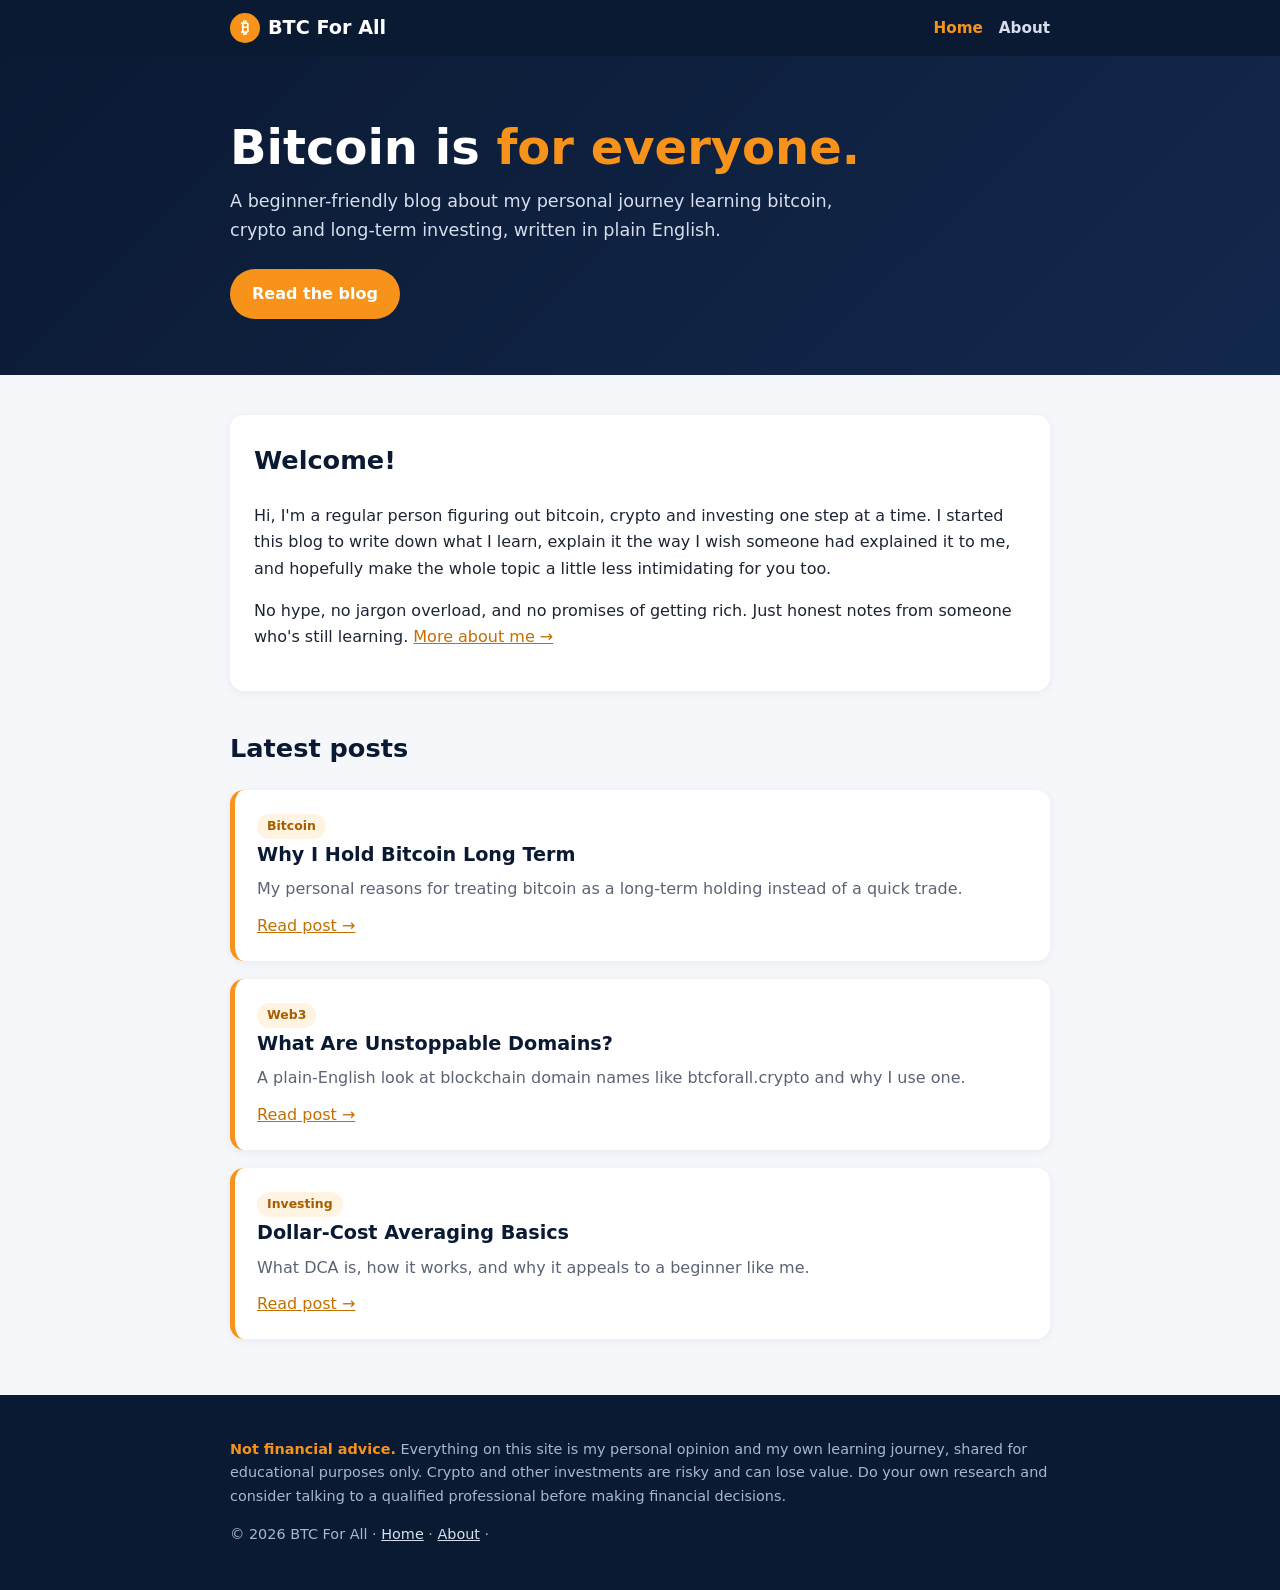
<file: index.html>
<!DOCTYPE html>
<html lang="en">
<head>
<meta charset="utf-8">
<meta name="viewport" content="width=device-width, initial-scale=1">
<title>BTC For All — A beginner-friendly crypto & investing blog</title>
<meta name="description" content="A personal, beginner-friendly blog about learning bitcoin, crypto and long-term investing.">
<meta name="theme-color" content="#0b1a33">
<link rel="icon" href="data:image/svg+xml,<svg xmlns='http://www.w3.org/2000/svg' viewBox='0 0 100 100'><circle cx='50' cy='50' r='50' fill='%23f7931a'/><text x='50' y='70' font-size='60' text-anchor='middle' fill='white' font-family='Arial' font-weight='bold'>B</text></svg>">
<link rel="stylesheet" href="style.css">
</head>
<body>
<header class="site"><div class="wrap">
<a class="logo" href="index.html"><span class="b">&#8383;</span>BTC For All</a>
<nav><a href="index.html" class="active">Home</a><a href="about.html">About</a></nav>
</div></header>

<section class="hero"><div class="wrap">
<h1>Bitcoin is <em>for everyone.</em></h1>
<p>A beginner-friendly blog about my personal journey learning bitcoin, crypto and long-term investing, written in plain English.</p>
<a class="btn" href="#posts">Read the blog</a>
</div></section>
<main><div class="wrap">
<div class="intro">
<h2>Welcome!</h2>
<p>Hi, I'm a regular person figuring out bitcoin, crypto and investing one step at a time. I started this blog to write down what I learn, explain it the way I wish someone had explained it to me, and hopefully make the whole topic a little less intimidating for you too.</p>
<p>No hype, no jargon overload, and no promises of getting rich. Just honest notes from someone who's still learning. <a href="about.html">More about me &rarr;</a></p>
</div>
<h2 id="posts">Latest posts</h2>
<div class="posts">
<div class="card"><span class="tag">Bitcoin</span><h3><a href="posts/why-i-hold-bitcoin-long-term.html">Why I Hold Bitcoin Long Term</a></h3><p>My personal reasons for treating bitcoin as a long-term holding instead of a quick trade.</p><a href="posts/why-i-hold-bitcoin-long-term.html">Read post &rarr;</a></div>
<div class="card"><span class="tag">Web3</span><h3><a href="posts/what-are-unstoppable-domains.html">What Are Unstoppable Domains?</a></h3><p>A plain-English look at blockchain domain names like btcforall.crypto and why I use one.</p><a href="posts/what-are-unstoppable-domains.html">Read post &rarr;</a></div>
<div class="card"><span class="tag">Investing</span><h3><a href="posts/dollar-cost-averaging-basics.html">Dollar-Cost Averaging Basics</a></h3><p>What DCA is, how it works, and why it appeals to a beginner like me.</p><a href="posts/dollar-cost-averaging-basics.html">Read post &rarr;</a></div>
</div>
</div></main>
<footer class="site"><div class="wrap">
<p><strong>Not financial advice.</strong> Everything on this site is my personal opinion and my own learning journey, shared for educational purposes only. Crypto and other investments are risky and can lose value. Do your own research and consider talking to a qualified professional before making financial decisions.</p>
<p>&copy; 2026 BTC For All &middot; <a href="index.html">Home</a> &middot; <a href="about.html">About</a> &middot; </p>
</div></footer>
</body>
</html>
</file>
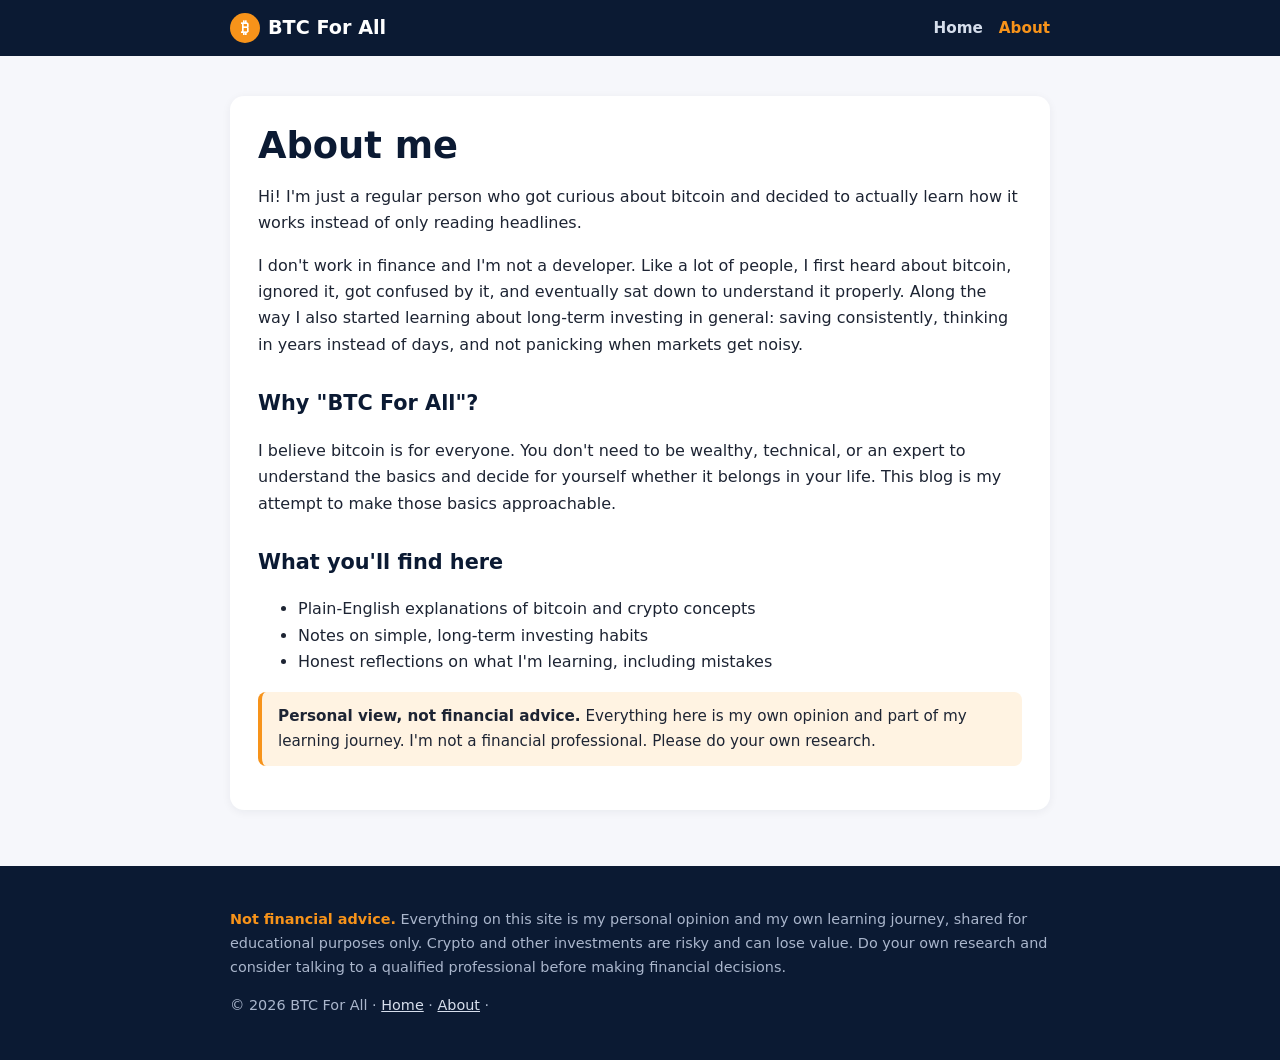
<file: about.html>
<!DOCTYPE html>
<html lang="en">
<head>
<meta charset="utf-8">
<meta name="viewport" content="width=device-width, initial-scale=1">
<title>About — BTC For All</title>
<meta name="description" content="About the person behind BTC For All.">
<meta name="theme-color" content="#0b1a33">
<link rel="icon" href="data:image/svg+xml,<svg xmlns='http://www.w3.org/2000/svg' viewBox='0 0 100 100'><circle cx='50' cy='50' r='50' fill='%23f7931a'/><text x='50' y='70' font-size='60' text-anchor='middle' fill='white' font-family='Arial' font-weight='bold'>B</text></svg>">
<link rel="stylesheet" href="style.css">
</head>
<body>
<header class="site"><div class="wrap">
<a class="logo" href="index.html"><span class="b">&#8383;</span>BTC For All</a>
<nav><a href="index.html">Home</a><a href="about.html" class="active">About</a></nav>
</div></header>

<main><div class="wrap"><article>
<h1>About me</h1>
<p>Hi! I'm just a regular person who got curious about bitcoin and decided to actually learn how it works instead of only reading headlines.</p>
<p>I don't work in finance and I'm not a developer. Like a lot of people, I first heard about bitcoin, ignored it, got confused by it, and eventually sat down to understand it properly. Along the way I also started learning about long-term investing in general: saving consistently, thinking in years instead of days, and not panicking when markets get noisy.</p>
<h2>Why "BTC For All"?</h2>
<p>I believe bitcoin is for everyone. You don't need to be wealthy, technical, or an expert to understand the basics and decide for yourself whether it belongs in your life. This blog is my attempt to make those basics approachable.</p>
<h2>What you'll find here</h2>
<ul>
<li>Plain-English explanations of bitcoin and crypto concepts</li>
<li>Notes on simple, long-term investing habits</li>
<li>Honest reflections on what I'm learning, including mistakes</li>
</ul>
<div class="note"><strong>Personal view, not financial advice.</strong> Everything here is my own opinion and part of my learning journey. I'm not a financial professional. Please do your own research.</div>
</article></div></main>
<footer class="site"><div class="wrap">
<p><strong>Not financial advice.</strong> Everything on this site is my personal opinion and my own learning journey, shared for educational purposes only. Crypto and other investments are risky and can lose value. Do your own research and consider talking to a qualified professional before making financial decisions.</p>
<p>&copy; 2026 BTC For All &middot; <a href="index.html">Home</a> &middot; <a href="about.html">About</a> &middot; </p>
</div></footer>
</body>
</html>
</file>
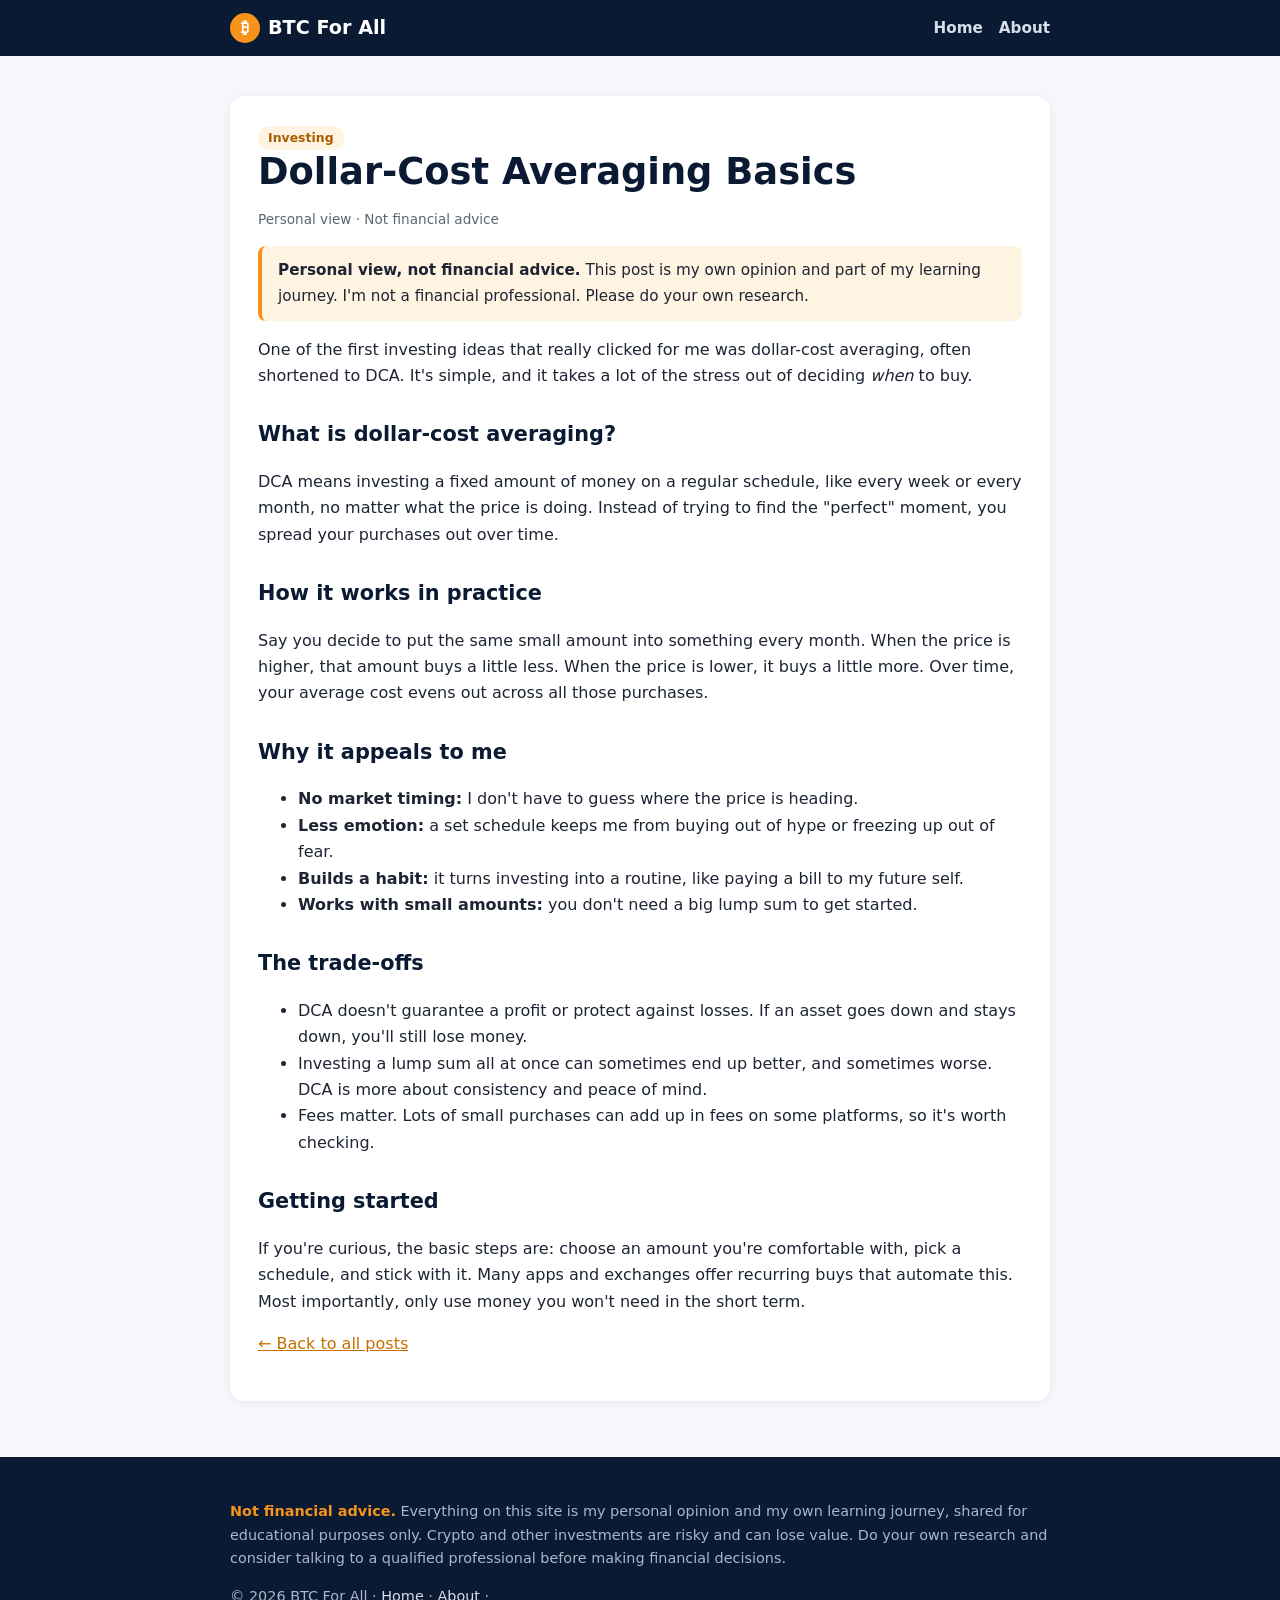
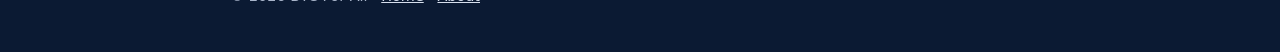
<file: posts/dollar-cost-averaging-basics.html>
<!DOCTYPE html>
<html lang="en">
<head>
<meta charset="utf-8">
<meta name="viewport" content="width=device-width, initial-scale=1">
<title>Dollar-Cost Averaging Basics — BTC For All</title>
<meta name="description" content="What DCA is, how it works, and why it appeals to a beginner like me.">
<meta name="theme-color" content="#0b1a33">
<link rel="icon" href="data:image/svg+xml,<svg xmlns='http://www.w3.org/2000/svg' viewBox='0 0 100 100'><circle cx='50' cy='50' r='50' fill='%23f7931a'/><text x='50' y='70' font-size='60' text-anchor='middle' fill='white' font-family='Arial' font-weight='bold'>B</text></svg>">
<link rel="stylesheet" href="../style.css">
</head>
<body>
<header class="site"><div class="wrap">
<a class="logo" href="../index.html"><span class="b">&#8383;</span>BTC For All</a>
<nav><a href="../index.html">Home</a><a href="../about.html">About</a></nav>
</div></header>

<main><div class="wrap"><article>
<span class="tag">Investing</span>
<h1>Dollar-Cost Averaging Basics</h1>
<p class="meta">Personal view &middot; Not financial advice</p>
<div class="note"><strong>Personal view, not financial advice.</strong> This post is my own opinion and part of my learning journey. I'm not a financial professional. Please do your own research.</div>

<p>One of the first investing ideas that really clicked for me was dollar-cost averaging, often shortened to DCA. It's simple, and it takes a lot of the stress out of deciding <em>when</em> to buy.</p>
<h2>What is dollar-cost averaging?</h2>
<p>DCA means investing a fixed amount of money on a regular schedule, like every week or every month, no matter what the price is doing. Instead of trying to find the "perfect" moment, you spread your purchases out over time.</p>
<h2>How it works in practice</h2>
<p>Say you decide to put the same small amount into something every month. When the price is higher, that amount buys a little less. When the price is lower, it buys a little more. Over time, your average cost evens out across all those purchases.</p>
<h2>Why it appeals to me</h2>
<ul>
<li><strong>No market timing:</strong> I don't have to guess where the price is heading.</li>
<li><strong>Less emotion:</strong> a set schedule keeps me from buying out of hype or freezing up out of fear.</li>
<li><strong>Builds a habit:</strong> it turns investing into a routine, like paying a bill to my future self.</li>
<li><strong>Works with small amounts:</strong> you don't need a big lump sum to get started.</li>
</ul>
<h2>The trade-offs</h2>
<ul>
<li>DCA doesn't guarantee a profit or protect against losses. If an asset goes down and stays down, you'll still lose money.</li>
<li>Investing a lump sum all at once can sometimes end up better, and sometimes worse. DCA is more about consistency and peace of mind.</li>
<li>Fees matter. Lots of small purchases can add up in fees on some platforms, so it's worth checking.</li>
</ul>
<h2>Getting started</h2>
<p>If you're curious, the basic steps are: choose an amount you're comfortable with, pick a schedule, and stick with it. Many apps and exchanges offer recurring buys that automate this. Most importantly, only use money you won't need in the short term.</p>
<p><a href="../index.html">&larr; Back to all posts</a></p>
</article></div></main>
<footer class="site"><div class="wrap">
<p><strong>Not financial advice.</strong> Everything on this site is my personal opinion and my own learning journey, shared for educational purposes only. Crypto and other investments are risky and can lose value. Do your own research and consider talking to a qualified professional before making financial decisions.</p>
<p>&copy; 2026 BTC For All &middot; <a href="../index.html">Home</a> &middot; <a href="../about.html">About</a> &middot; </p>
</div></footer>
</body>
</html>
</file>
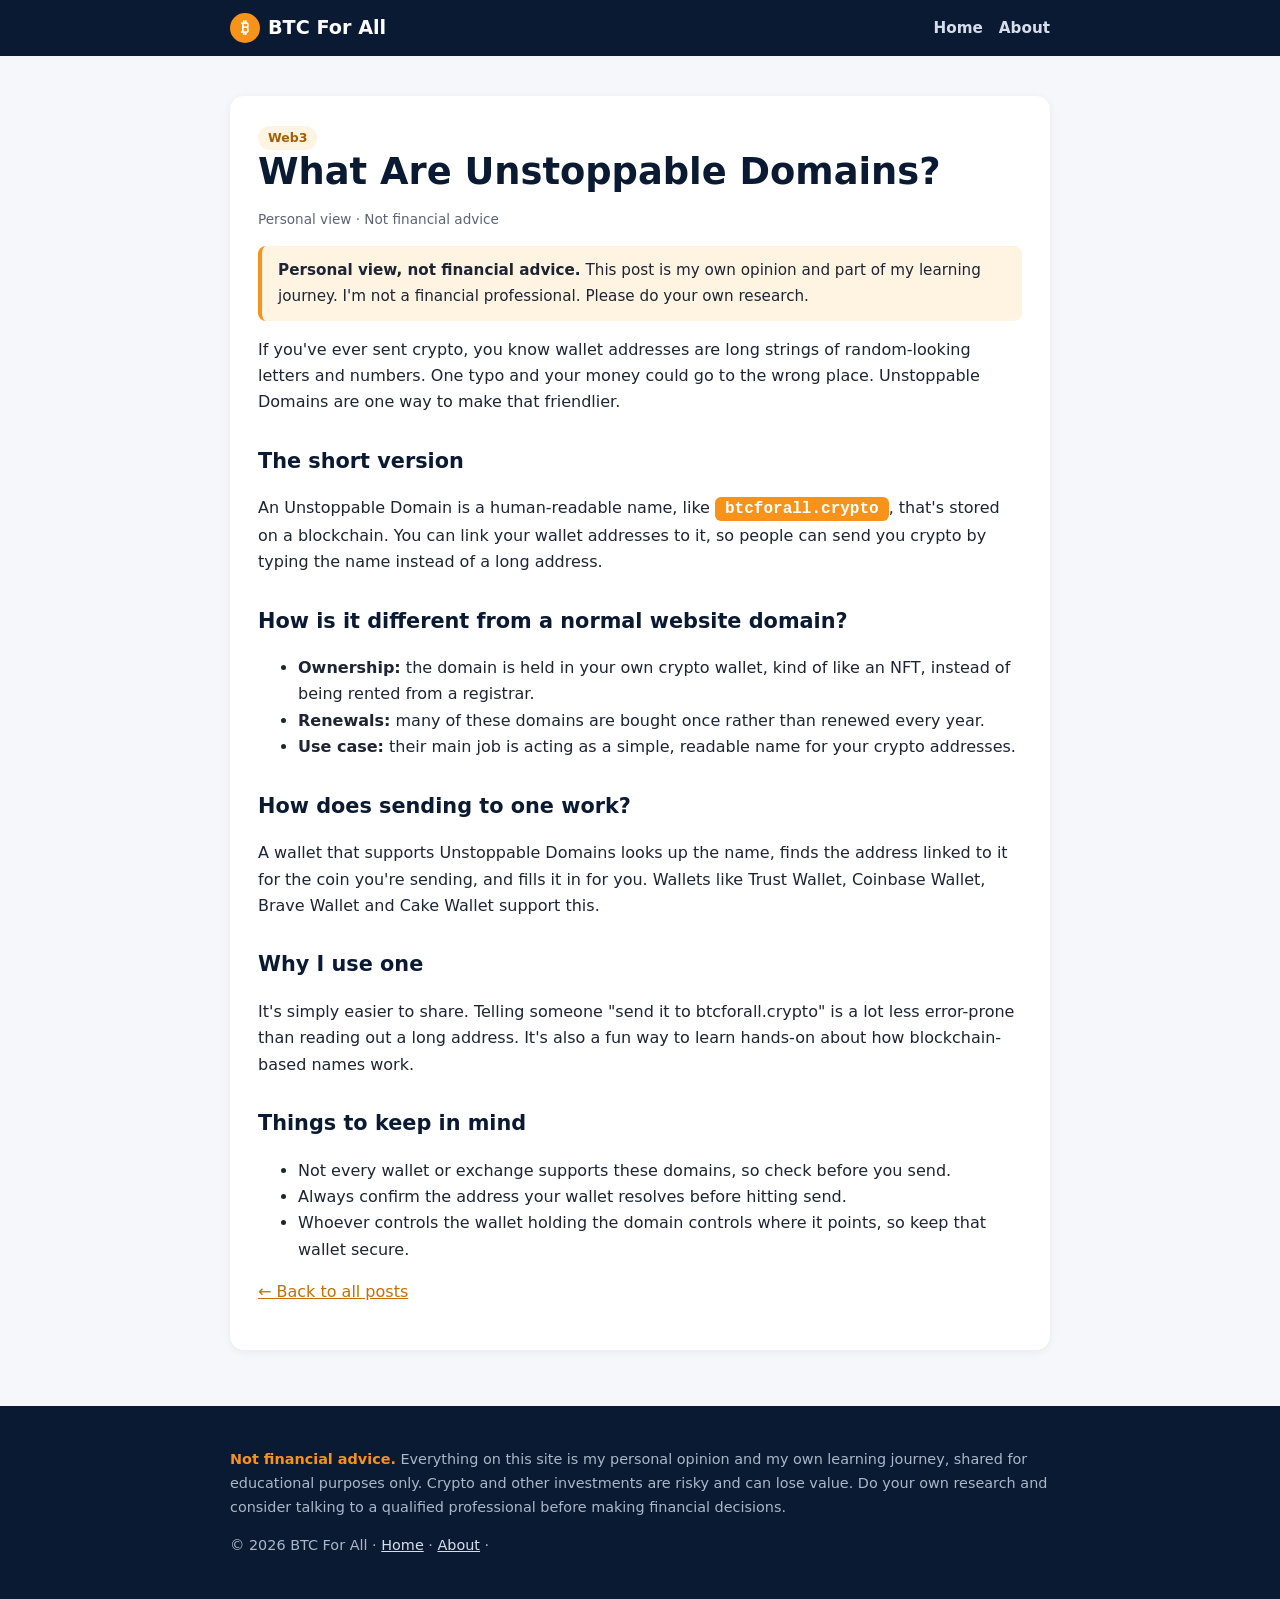
<file: posts/what-are-unstoppable-domains.html>
<!DOCTYPE html>
<html lang="en">
<head>
<meta charset="utf-8">
<meta name="viewport" content="width=device-width, initial-scale=1">
<title>What Are Unstoppable Domains? — BTC For All</title>
<meta name="description" content="A plain-English look at blockchain domain names like btcforall.crypto and why I use one.">
<meta name="theme-color" content="#0b1a33">
<link rel="icon" href="data:image/svg+xml,<svg xmlns='http://www.w3.org/2000/svg' viewBox='0 0 100 100'><circle cx='50' cy='50' r='50' fill='%23f7931a'/><text x='50' y='70' font-size='60' text-anchor='middle' fill='white' font-family='Arial' font-weight='bold'>B</text></svg>">
<link rel="stylesheet" href="../style.css">
</head>
<body>
<header class="site"><div class="wrap">
<a class="logo" href="../index.html"><span class="b">&#8383;</span>BTC For All</a>
<nav><a href="../index.html">Home</a><a href="../about.html">About</a></nav>
</div></header>

<main><div class="wrap"><article>
<span class="tag">Web3</span>
<h1>What Are Unstoppable Domains?</h1>
<p class="meta">Personal view &middot; Not financial advice</p>
<div class="note"><strong>Personal view, not financial advice.</strong> This post is my own opinion and part of my learning journey. I'm not a financial professional. Please do your own research.</div>

<p>If you've ever sent crypto, you know wallet addresses are long strings of random-looking letters and numbers. One typo and your money could go to the wrong place. Unstoppable Domains are one way to make that friendlier.</p>
<h2>The short version</h2>
<p>An Unstoppable Domain is a human-readable name, like <span class="domain">btcforall.crypto</span>, that's stored on a blockchain. You can link your wallet addresses to it, so people can send you crypto by typing the name instead of a long address.</p>
<h2>How is it different from a normal website domain?</h2>
<ul>
<li><strong>Ownership:</strong> the domain is held in your own crypto wallet, kind of like an NFT, instead of being rented from a registrar.</li>
<li><strong>Renewals:</strong> many of these domains are bought once rather than renewed every year.</li>
<li><strong>Use case:</strong> their main job is acting as a simple, readable name for your crypto addresses.</li>
</ul>
<h2>How does sending to one work?</h2>
<p>A wallet that supports Unstoppable Domains looks up the name, finds the address linked to it for the coin you're sending, and fills it in for you. Wallets like Trust Wallet, Coinbase Wallet, Brave Wallet and Cake Wallet support this.</p>
<h2>Why I use one</h2>
<p>It's simply easier to share. Telling someone "send it to btcforall.crypto" is a lot less error-prone than reading out a long address. It's also a fun way to learn hands-on about how blockchain-based names work.</p>
<h2>Things to keep in mind</h2>
<ul>
<li>Not every wallet or exchange supports these domains, so check before you send.</li>
<li>Always confirm the address your wallet resolves before hitting send.</li>
<li>Whoever controls the wallet holding the domain controls where it points, so keep that wallet secure.</li>
</ul>
<p><a href="../index.html">&larr; Back to all posts</a></p>
</article></div></main>
<footer class="site"><div class="wrap">
<p><strong>Not financial advice.</strong> Everything on this site is my personal opinion and my own learning journey, shared for educational purposes only. Crypto and other investments are risky and can lose value. Do your own research and consider talking to a qualified professional before making financial decisions.</p>
<p>&copy; 2026 BTC For All &middot; <a href="../index.html">Home</a> &middot; <a href="../about.html">About</a> &middot; </p>
</div></footer>
</body>
</html>
</file>
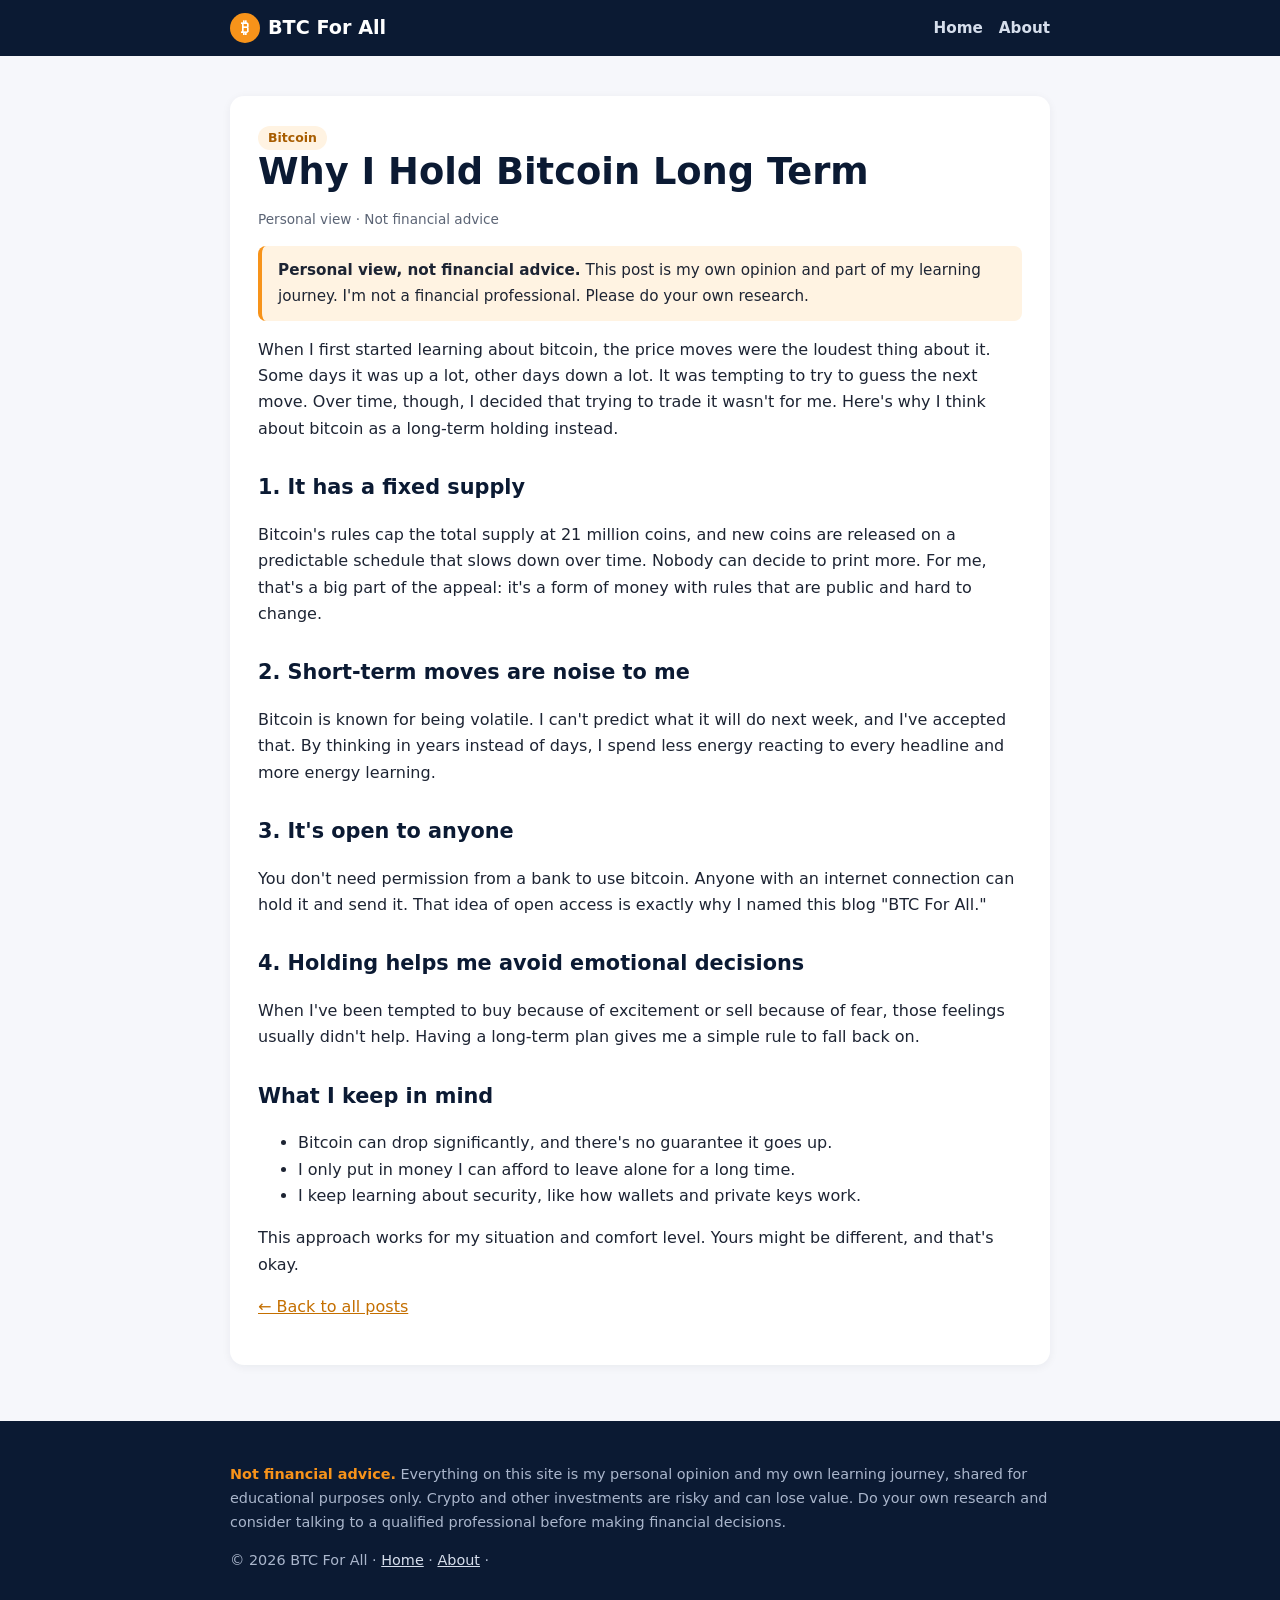
<file: posts/why-i-hold-bitcoin-long-term.html>
<!DOCTYPE html>
<html lang="en">
<head>
<meta charset="utf-8">
<meta name="viewport" content="width=device-width, initial-scale=1">
<title>Why I Hold Bitcoin Long Term — BTC For All</title>
<meta name="description" content="My personal reasons for treating bitcoin as a long-term holding instead of a quick trade.">
<meta name="theme-color" content="#0b1a33">
<link rel="icon" href="data:image/svg+xml,<svg xmlns='http://www.w3.org/2000/svg' viewBox='0 0 100 100'><circle cx='50' cy='50' r='50' fill='%23f7931a'/><text x='50' y='70' font-size='60' text-anchor='middle' fill='white' font-family='Arial' font-weight='bold'>B</text></svg>">
<link rel="stylesheet" href="../style.css">
</head>
<body>
<header class="site"><div class="wrap">
<a class="logo" href="../index.html"><span class="b">&#8383;</span>BTC For All</a>
<nav><a href="../index.html">Home</a><a href="../about.html">About</a></nav>
</div></header>

<main><div class="wrap"><article>
<span class="tag">Bitcoin</span>
<h1>Why I Hold Bitcoin Long Term</h1>
<p class="meta">Personal view &middot; Not financial advice</p>
<div class="note"><strong>Personal view, not financial advice.</strong> This post is my own opinion and part of my learning journey. I'm not a financial professional. Please do your own research.</div>

<p>When I first started learning about bitcoin, the price moves were the loudest thing about it. Some days it was up a lot, other days down a lot. It was tempting to try to guess the next move. Over time, though, I decided that trying to trade it wasn't for me. Here's why I think about bitcoin as a long-term holding instead.</p>
<h2>1. It has a fixed supply</h2>
<p>Bitcoin's rules cap the total supply at 21 million coins, and new coins are released on a predictable schedule that slows down over time. Nobody can decide to print more. For me, that's a big part of the appeal: it's a form of money with rules that are public and hard to change.</p>
<h2>2. Short-term moves are noise to me</h2>
<p>Bitcoin is known for being volatile. I can't predict what it will do next week, and I've accepted that. By thinking in years instead of days, I spend less energy reacting to every headline and more energy learning.</p>
<h2>3. It's open to anyone</h2>
<p>You don't need permission from a bank to use bitcoin. Anyone with an internet connection can hold it and send it. That idea of open access is exactly why I named this blog "BTC For All."</p>
<h2>4. Holding helps me avoid emotional decisions</h2>
<p>When I've been tempted to buy because of excitement or sell because of fear, those feelings usually didn't help. Having a long-term plan gives me a simple rule to fall back on.</p>
<h2>What I keep in mind</h2>
<ul>
<li>Bitcoin can drop significantly, and there's no guarantee it goes up.</li>
<li>I only put in money I can afford to leave alone for a long time.</li>
<li>I keep learning about security, like how wallets and private keys work.</li>
</ul>
<p>This approach works for my situation and comfort level. Yours might be different, and that's okay.</p>
<p><a href="../index.html">&larr; Back to all posts</a></p>
</article></div></main>
<footer class="site"><div class="wrap">
<p><strong>Not financial advice.</strong> Everything on this site is my personal opinion and my own learning journey, shared for educational purposes only. Crypto and other investments are risky and can lose value. Do your own research and consider talking to a qualified professional before making financial decisions.</p>
<p>&copy; 2026 BTC For All &middot; <a href="../index.html">Home</a> &middot; <a href="../about.html">About</a> &middot; </p>
</div></footer>
</body>
</html>
</file>
<file: style.css>
:root{--orange:#f7931a;--navy:#0b1a33;--navy2:#13284d;--white:#fff;--text:#1d2433;--muted:#5b6475;--bg:#f6f7fb}
*{box-sizing:border-box}
html{-webkit-text-size-adjust:100%}
body{margin:0;font-family:system-ui,-apple-system,"Segoe UI",Roboto,Helvetica,Arial,sans-serif;color:var(--text);background:var(--bg);line-height:1.65}
a{color:#c46f00}
a:hover{color:var(--orange)}
.wrap{max-width:860px;margin:0 auto;padding:0 20px}
header.site{background:var(--navy);color:var(--white);position:sticky;top:0;z-index:10}
header.site .wrap{display:flex;align-items:center;justify-content:space-between;flex-wrap:wrap;gap:8px;padding-top:12px;padding-bottom:12px}
.logo{color:var(--white);text-decoration:none;font-weight:800;font-size:1.2rem;display:flex;align-items:center;gap:8px}
.logo span.b{display:inline-grid;place-items:center;width:30px;height:30px;border-radius:50%;background:var(--orange);color:var(--white);font-size:1rem}
nav a{color:#d6deec;text-decoration:none;margin-left:16px;font-weight:600;font-size:.95rem}
nav a:first-child{margin-left:0}
nav a:hover,nav a.active{color:var(--orange)}
.hero{background:linear-gradient(135deg,var(--navy) 0%,var(--navy2) 100%);color:var(--white);padding:64px 0 56px}
.hero h1{font-size:clamp(2rem,6vw,3rem);line-height:1.15;margin:0 0 12px}
.hero h1 em{color:var(--orange);font-style:normal}
.hero p{font-size:1.1rem;color:#d6deec;max-width:620px;margin:0 0 24px}
.btn{display:inline-block;background:var(--orange);color:var(--white);padding:12px 22px;border-radius:999px;text-decoration:none;font-weight:700}
.btn:hover{color:var(--white);filter:brightness(1.08)}
.btn.ghost{background:transparent;border:2px solid var(--orange);color:var(--orange);margin-left:8px}
main{padding:40px 0 56px}
h2{color:var(--navy);font-size:1.6rem;margin-top:0}
.intro{background:var(--white);border-radius:14px;padding:24px;box-shadow:0 2px 10px rgba(11,26,51,.06);margin-bottom:36px}
.posts{display:grid;gap:18px}
.card{background:var(--white);border-radius:14px;padding:22px;box-shadow:0 2px 10px rgba(11,26,51,.06);border-left:5px solid var(--orange)}
.card h3{margin:0 0 6px;font-size:1.2rem}
.card h3 a{color:var(--navy);text-decoration:none}
.card h3 a:hover{color:var(--orange)}
.card p{margin:0 0 10px;color:var(--muted)}
.meta{font-size:.85rem;color:var(--muted)}
.tag{display:inline-block;background:#fff3e2;color:#a85d00;border-radius:999px;padding:2px 10px;font-size:.78rem;font-weight:700;margin-right:6px}
article{background:var(--white);border-radius:14px;padding:28px;box-shadow:0 2px 10px rgba(11,26,51,.06)}
article h1{color:var(--navy);font-size:clamp(1.7rem,5vw,2.3rem);line-height:1.2;margin:0 0 8px}
article h2{font-size:1.3rem;margin-top:28px}
.note{background:#fff3e2;border-left:4px solid var(--orange);padding:12px 16px;border-radius:8px;font-size:.95rem;margin:16px 0}
.tip{background:var(--navy);color:var(--white);border-radius:14px;padding:28px;margin-top:36px}
.tip h2{color:var(--white)}
.tip code,.domain{background:var(--orange);color:var(--white);padding:3px 10px;border-radius:6px;font-weight:700;font-family:ui-monospace,Menlo,Consolas,monospace;word-break:break-all}
.tip ul{padding-left:20px}
.tip p,.tip li{color:#d6deec}
footer.site{background:var(--navy);color:#aab6cc;padding:28px 0;font-size:.9rem}
footer.site strong{color:var(--orange)}
footer.site a{color:#d6deec}
@media (max-width:520px){nav a{margin-left:12px;font-size:.9rem}.hero{padding:44px 0 40px}.btn.ghost{margin-left:0;margin-top:10px}article{padding:20px}}
</file>
